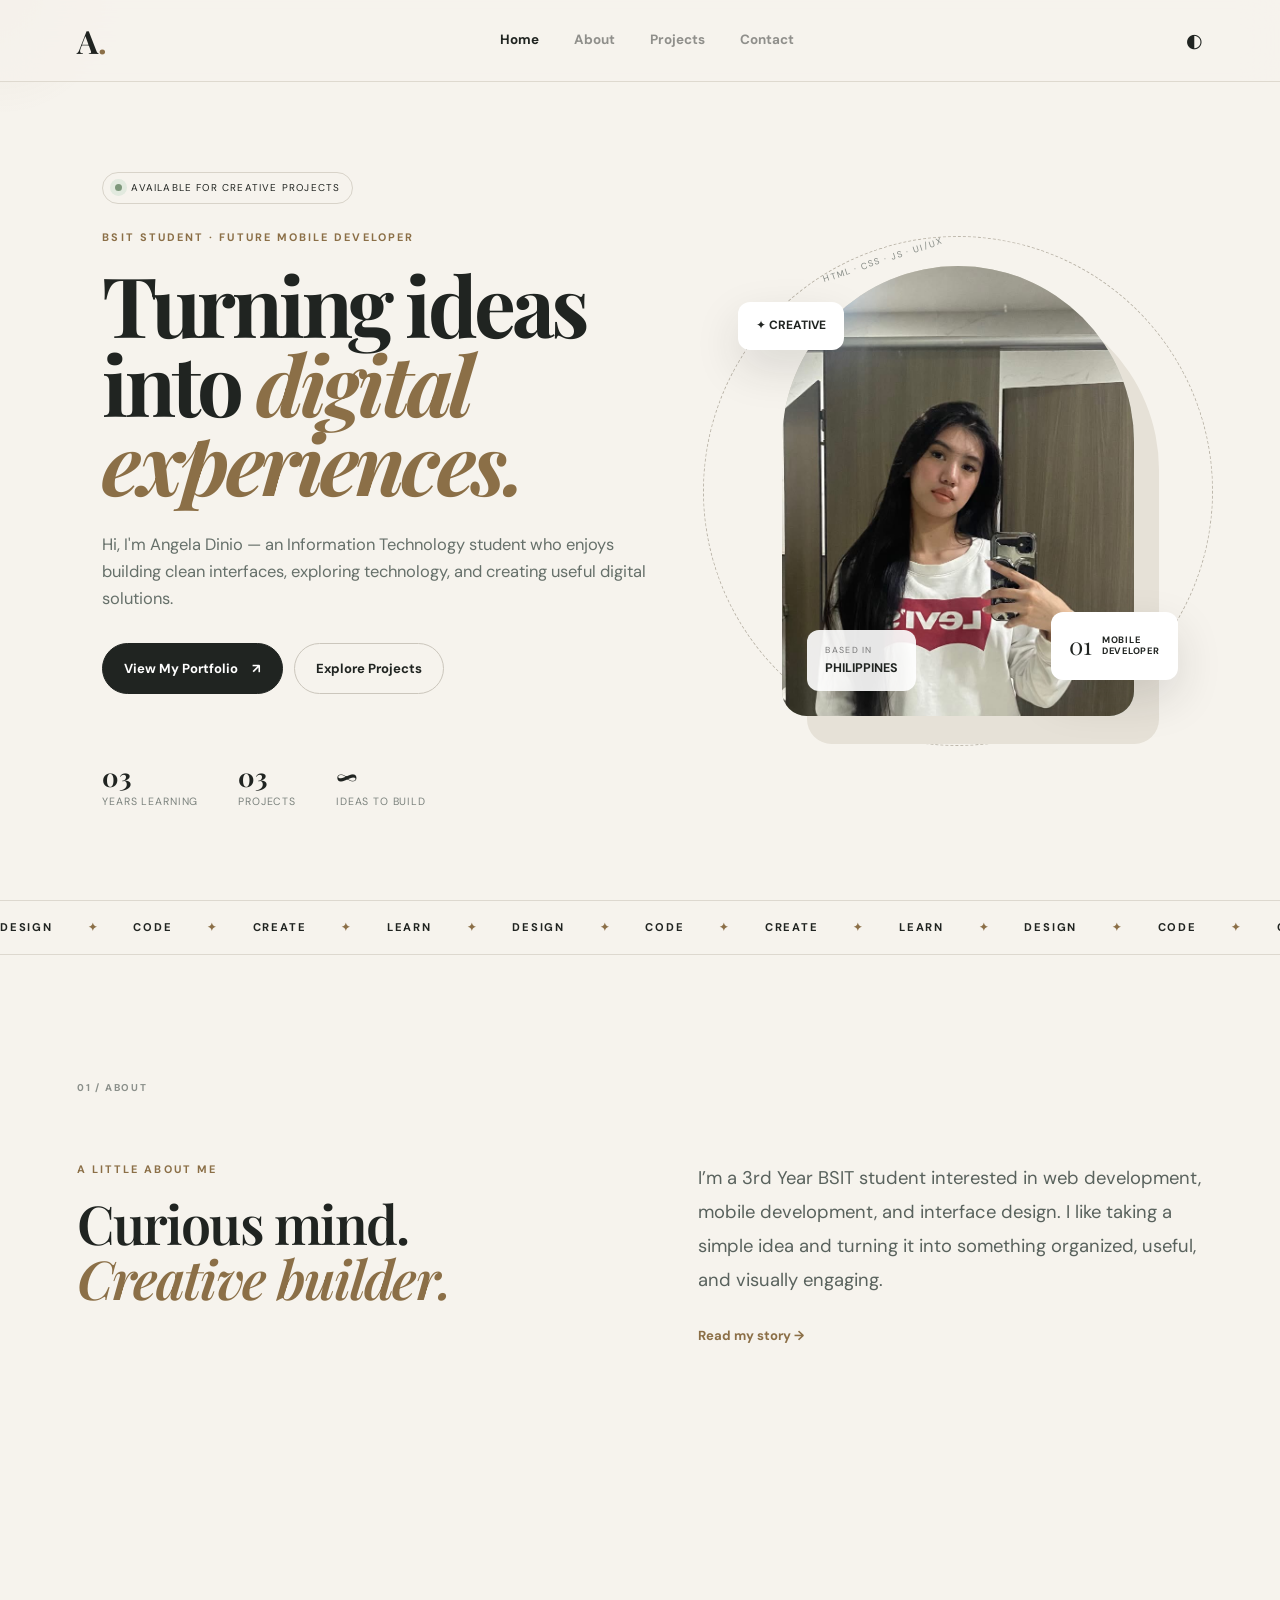
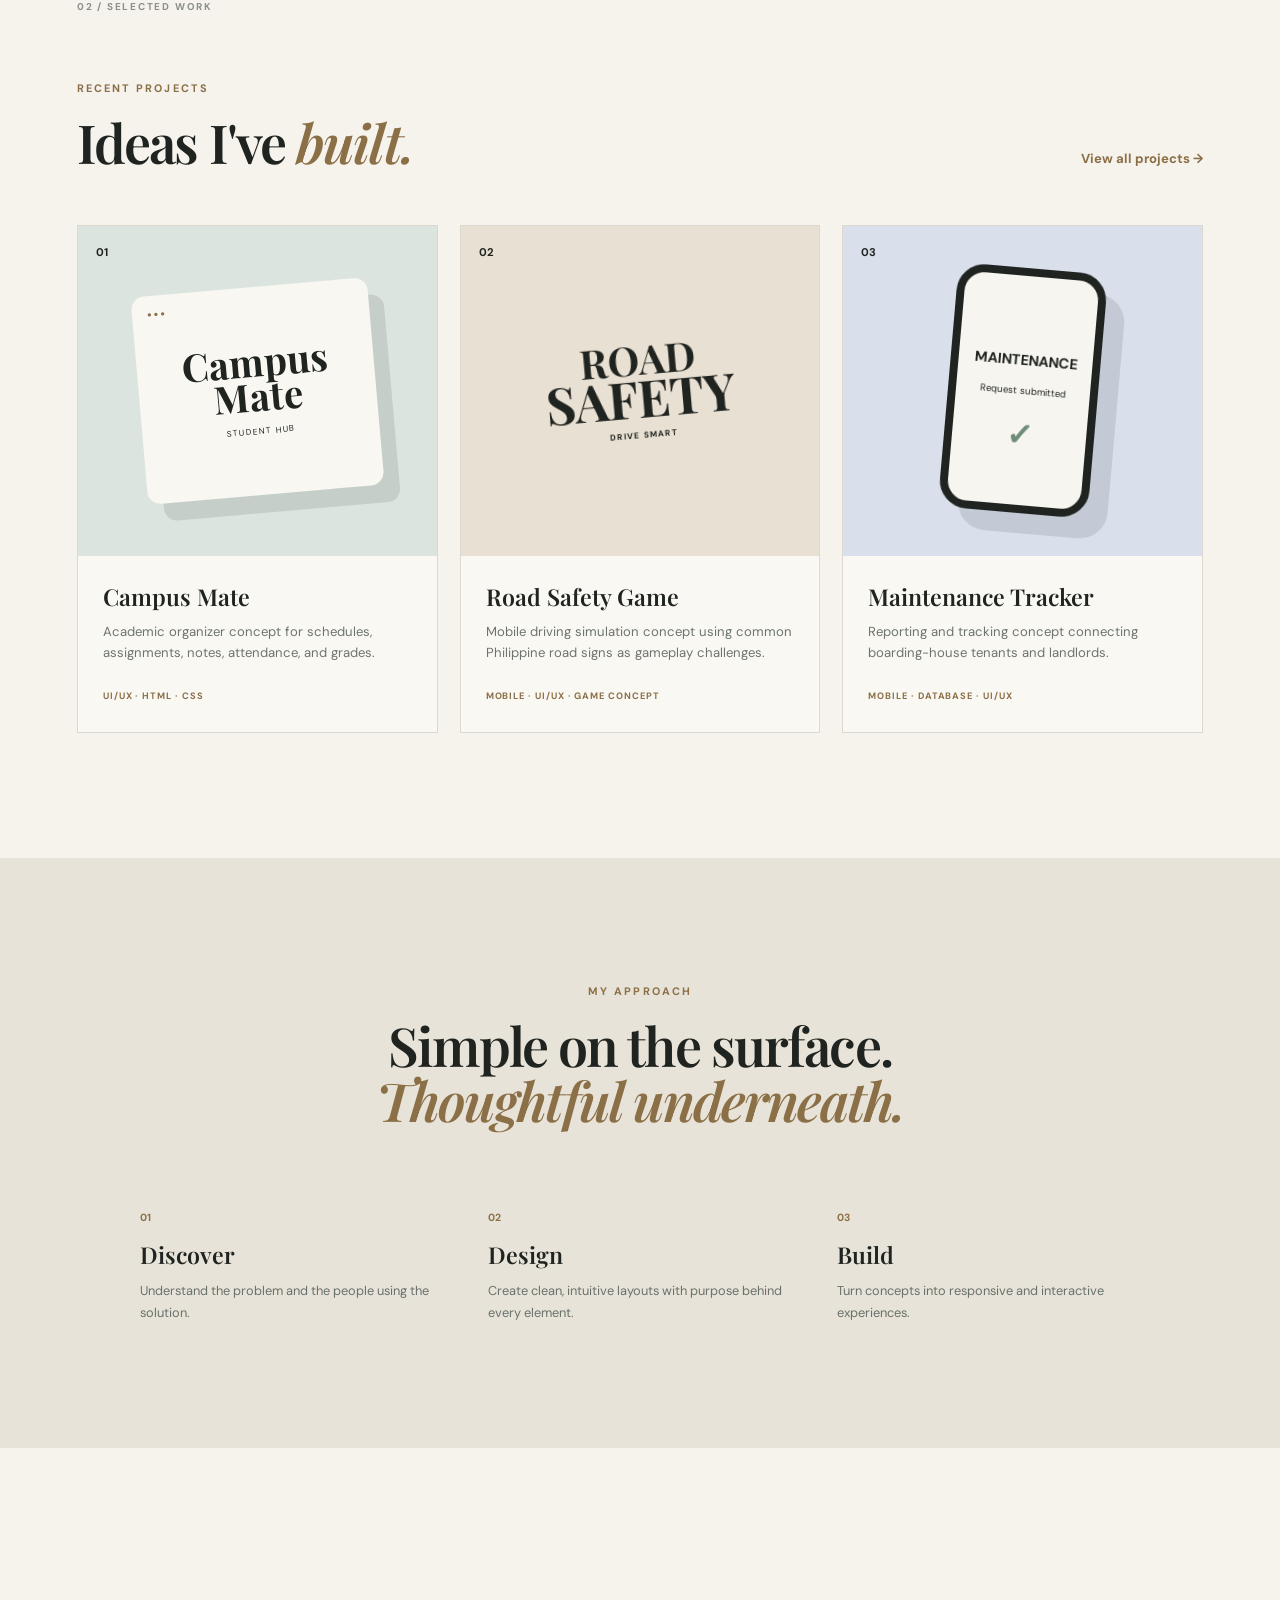
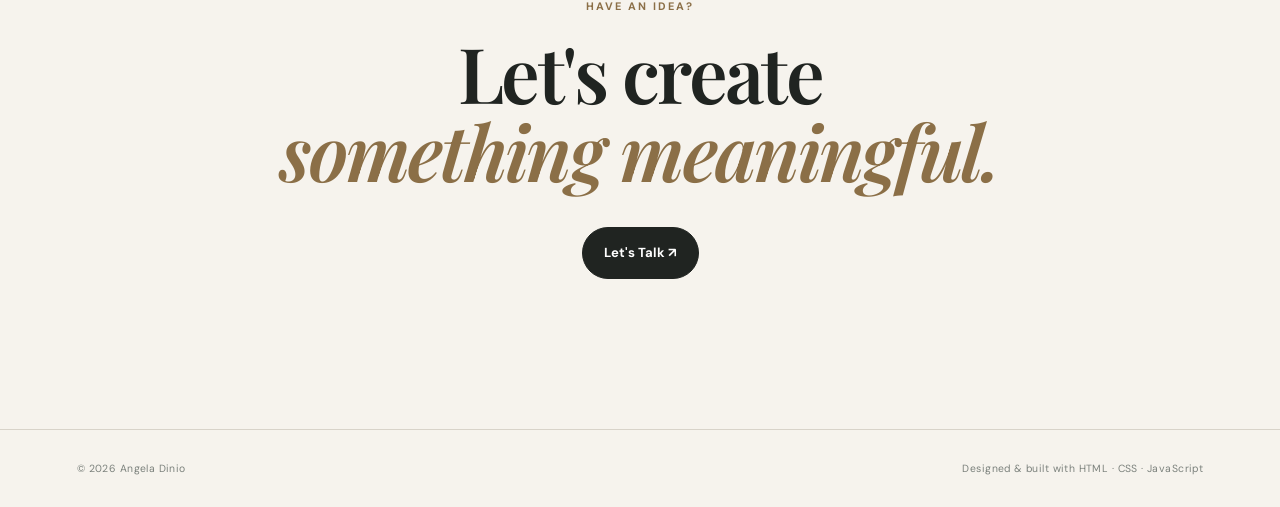
<file: pre final project/index.html>
<!DOCTYPE html>
<html lang="en">
<head>
<meta charset="UTF-8">
<meta name="viewport" content="width=device-width, initial-scale=1.0">
<title>Angela Dinio | Portfolio</title>
<link rel="preconnect" href="https://fonts.googleapis.com">
<link rel="preconnect" href="https://fonts.gstatic.com" crossorigin>
<link href="https://fonts.googleapis.com/css2?family=DM+Sans:wght@400;500;600;700&family=Playfair+Display:ital,wght@0,600;0,700;1,600&display=swap" rel="stylesheet">
<link rel="stylesheet" href="style.css">
</head>
<body>
<div class="cursor-glow"></div>
<header class="navbar">
  <a class="logo" href="index.html">A<span>.</span></a>
  <button class="menu-toggle" aria-label="Toggle navigation">☰</button>
  <nav class="nav-links">
    <a class="active" href="index.html">Home</a>
    <a href="about.html">About</a>
    <a href="projects.html">Projects</a>
    <a href="contact.html">Contact</a>
  </nav>
  <button class="theme-toggle" aria-label="Toggle dark mode">◐</button>
</header>

<main>
<section class="hero">
  <div class="hero-copy reveal">
    <div class="availability"><span></span> AVAILABLE FOR CREATIVE PROJECTS</div>
    <p class="eyebrow">BSIT STUDENT · FUTURE MOBILE DEVELOPER</p>
    <h1>Turning ideas into <em>digital experiences.</em></h1>
    <p class="hero-description">Hi, I'm Angela Dinio — an Information Technology student who enjoys building clean interfaces, exploring technology, and creating useful digital solutions.</p>
    <div class="hero-actions">
      <a class="btn btn-dark" href="about.html">View My Portfolio <b>↗</b></a>
      <a class="btn btn-outline" href="projects.html">Explore Projects</a>
    </div>
    <div class="mini-stats">
      <div><strong>03</strong><span>Years Learning</span></div>
      <div><strong>03</strong><span>Projects</span></div>
      <div><strong>∞</strong><span>Ideas to Build</span></div>
    </div>
  </div>
  <div class="hero-visual reveal">
    <div class="portrait-frame">
      <div class="portrait-placeholder">
    <img src="profile.jfif" alt="Angela Dinio">
</div>
      <div class="portrait-note"><small>BASED IN</small><strong>PHILIPPINES</strong></div>
    </div>
    <div class="orbit orbit-one">HTML · CSS · JS · UI/UX</div>
    <div class="floating-badge badge-top">✦ <b>CREATIVE</b></div>
    <div class="floating-badge badge-bottom">01 <span>MOBILE<br>DEVELOPER</span></div>
  </div>
</section>

<section class="ticker">
  <div class="ticker-track">
    <span>DESIGN <i>✦</i> CODE <i>✦</i> CREATE <i>✦</i> LEARN <i>✦</i></span>
    <span>DESIGN <i>✦</i> CODE <i>✦</i> CREATE <i>✦</i> LEARN <i>✦</i></span>
    <span>DESIGN <i>✦</i> CODE <i>✦</i> CREATE <i>✦</i> LEARN <i>✦</i></span>
    <span>DESIGN <i>✦</i> CODE <i>✦</i> CREATE <i>✦</i> LEARN <i>✦</i></span>
    <span>DESIGN <i>✦</i> CODE <i>✦</i> CREATE <i>✦</i> LEARN <i>✦</i></span>
    <span>DESIGN <i>✦</i> CODE <i>✦</i> CREATE <i>✦</i> LEARN <i>✦</i></span>
    <span>DESIGN <i>✦</i> CODE <i>✦</i> CREATE <i>✦</i> LEARN <i>✦</i></span>
    <span>DESIGN <i>✦</i> CODE <i>✦</i> CREATE <i>✦</i> LEARN <i>✦</i></span>
  </div>
</section>

<section class="section intro">
  <div class="section-label">01 / ABOUT</div>
  <div class="split">
    <div><p class="eyebrow">A LITTLE ABOUT ME</p><h2>Curious mind.<br><em>Creative builder.</em></h2></div>
    <div><p class="large-copy">I’m a 3rd Year BSIT student interested in web development, mobile development, and interface design. I like taking a simple idea and turning it into something organized, useful, and visually engaging.</p><a class="text-link" href="about.html">Read my story →</a></div>
  </div>
</section>

<section class="section work">
  <div class="section-label">02 / SELECTED WORK</div>
  <div class="heading-row"><div><p class="eyebrow">RECENT PROJECTS</p><h2>Ideas I've <em>built.</em></h2></div><a class="text-link" href="projects.html">View all projects →</a></div>
  <div class="project-grid">
    <article class="project-card">
      <div class="project-art art-campus"><span class="number">01</span><div class="window"><div class="dots">● ● ●</div><strong>Campus<br>Mate</strong><small>STUDENT HUB</small></div></div>
      <div class="project-meta"><h3>Campus Mate</h3><p>Academic organizer concept for schedules, assignments, notes, attendance, and grades.</p><small>UI/UX · HTML · CSS</small></div>
    </article>
    <article class="project-card">
      <div class="project-art art-road"><span class="number">02</span><div class="road-sign">ROAD<br><b>SAFETY</b><small>DRIVE SMART</small></div></div>
      <div class="project-meta"><h3>Road Safety Game</h3><p>Mobile driving simulation concept using common Philippine road signs as gameplay challenges.</p><small>MOBILE · UI/UX · GAME CONCEPT</small></div>
    </article>
    <article class="project-card">
      <div class="project-art art-maint"><span class="number">03</span><div class="phone-ui"><b>MAINTENANCE</b><span>Request submitted</span><strong>✓</strong></div></div>
      <div class="project-meta"><h3>Maintenance Tracker</h3><p>Reporting and tracking concept connecting boarding-house tenants and landlords.</p><small>MOBILE · DATABASE · UI/UX</small></div>
    </article>
  </div>
</section>

<section class="statement">
  <p class="eyebrow">MY APPROACH</p>
  <h2>Simple on the surface.<br><em>Thoughtful underneath.</em></h2>
  <div class="approach-grid"><div><b>01</b><h3>Discover</h3><p>Understand the problem and the people using the solution.</p></div><div><b>02</b><h3>Design</h3><p>Create clean, intuitive layouts with purpose behind every element.</p></div><div><b>03</b><h3>Build</h3><p>Turn concepts into responsive and interactive experiences.</p></div></div>
</section>

<section class="cta">
  <p class="eyebrow">HAVE AN IDEA?</p><h2>Let's create<br><em>something meaningful.</em></h2>
  <a class="btn btn-dark" href="contact.html">Let's Talk ↗</a>
</section>
</main>

<footer><span>© 2026 Angela Dinio</span><span>Designed & built with HTML · CSS · JavaScript</span></footer>
<script src="script.js"></script>
</body>
</html>
</file>
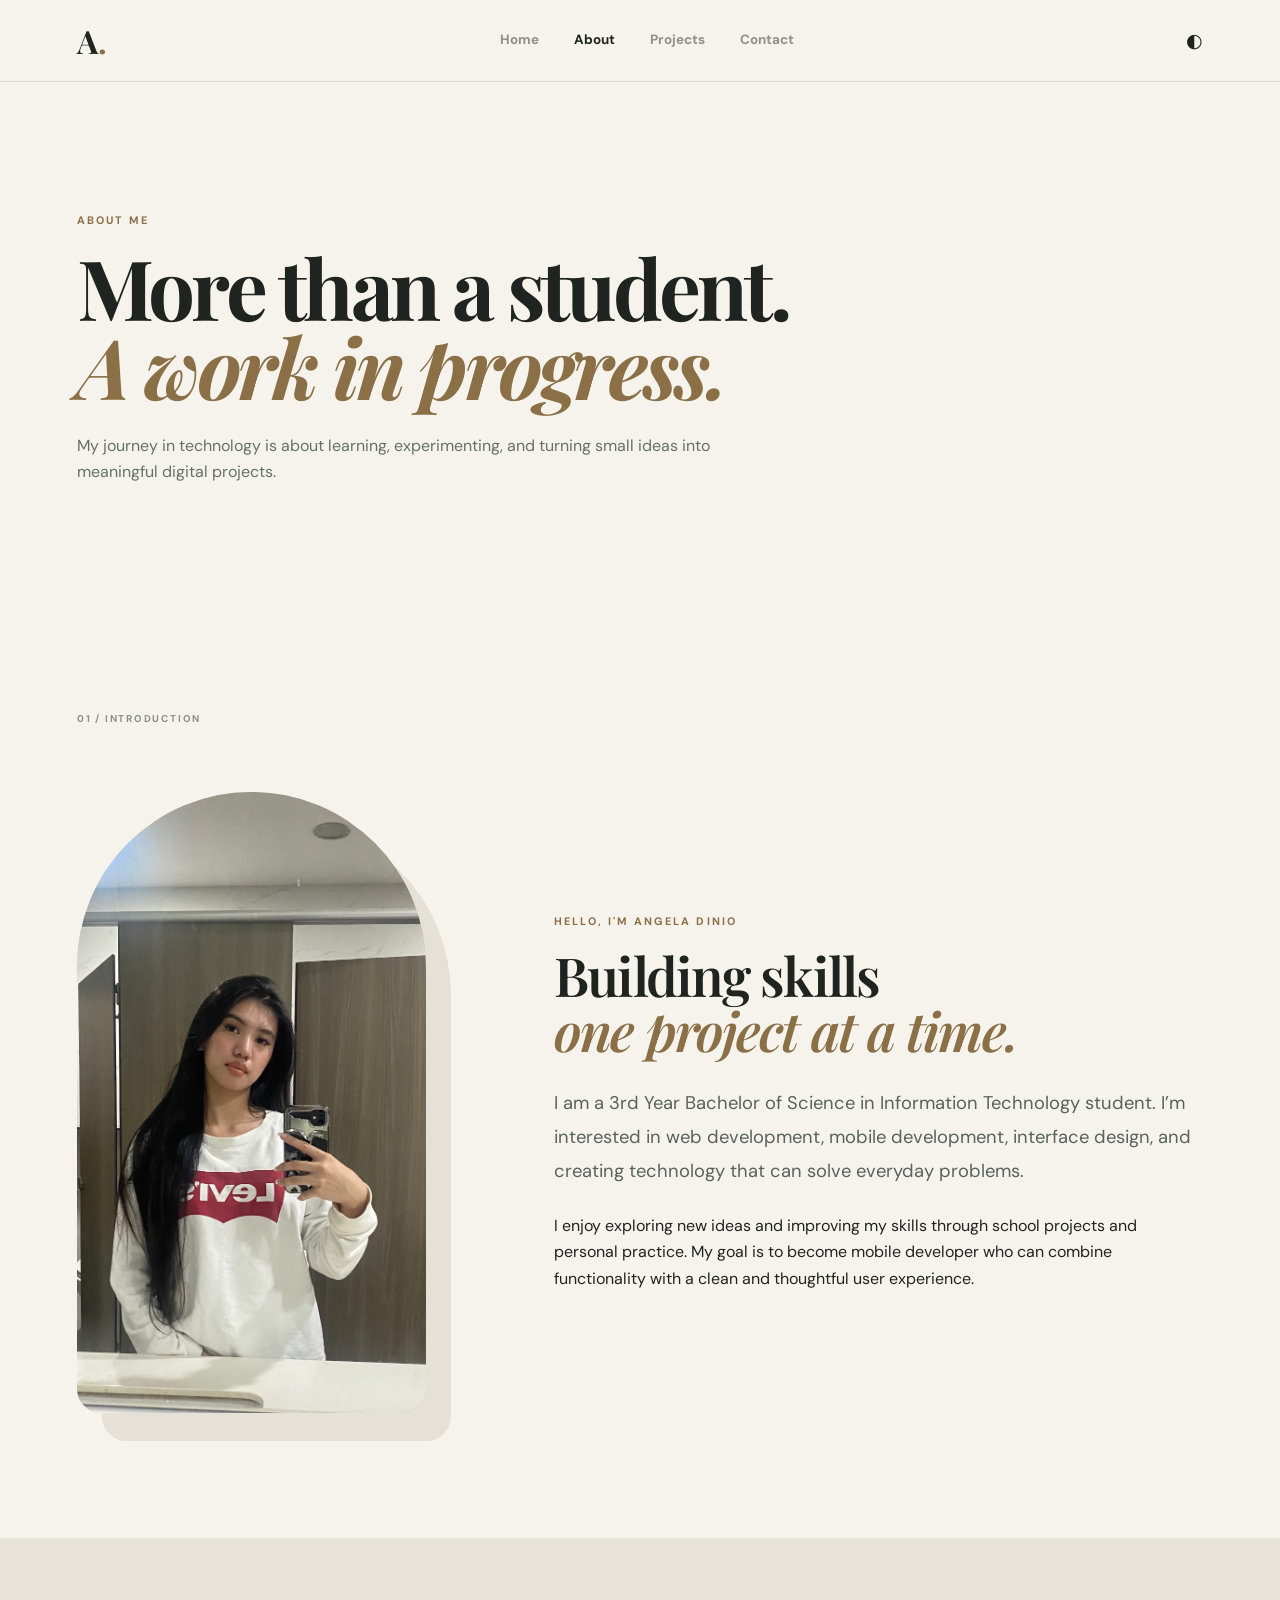
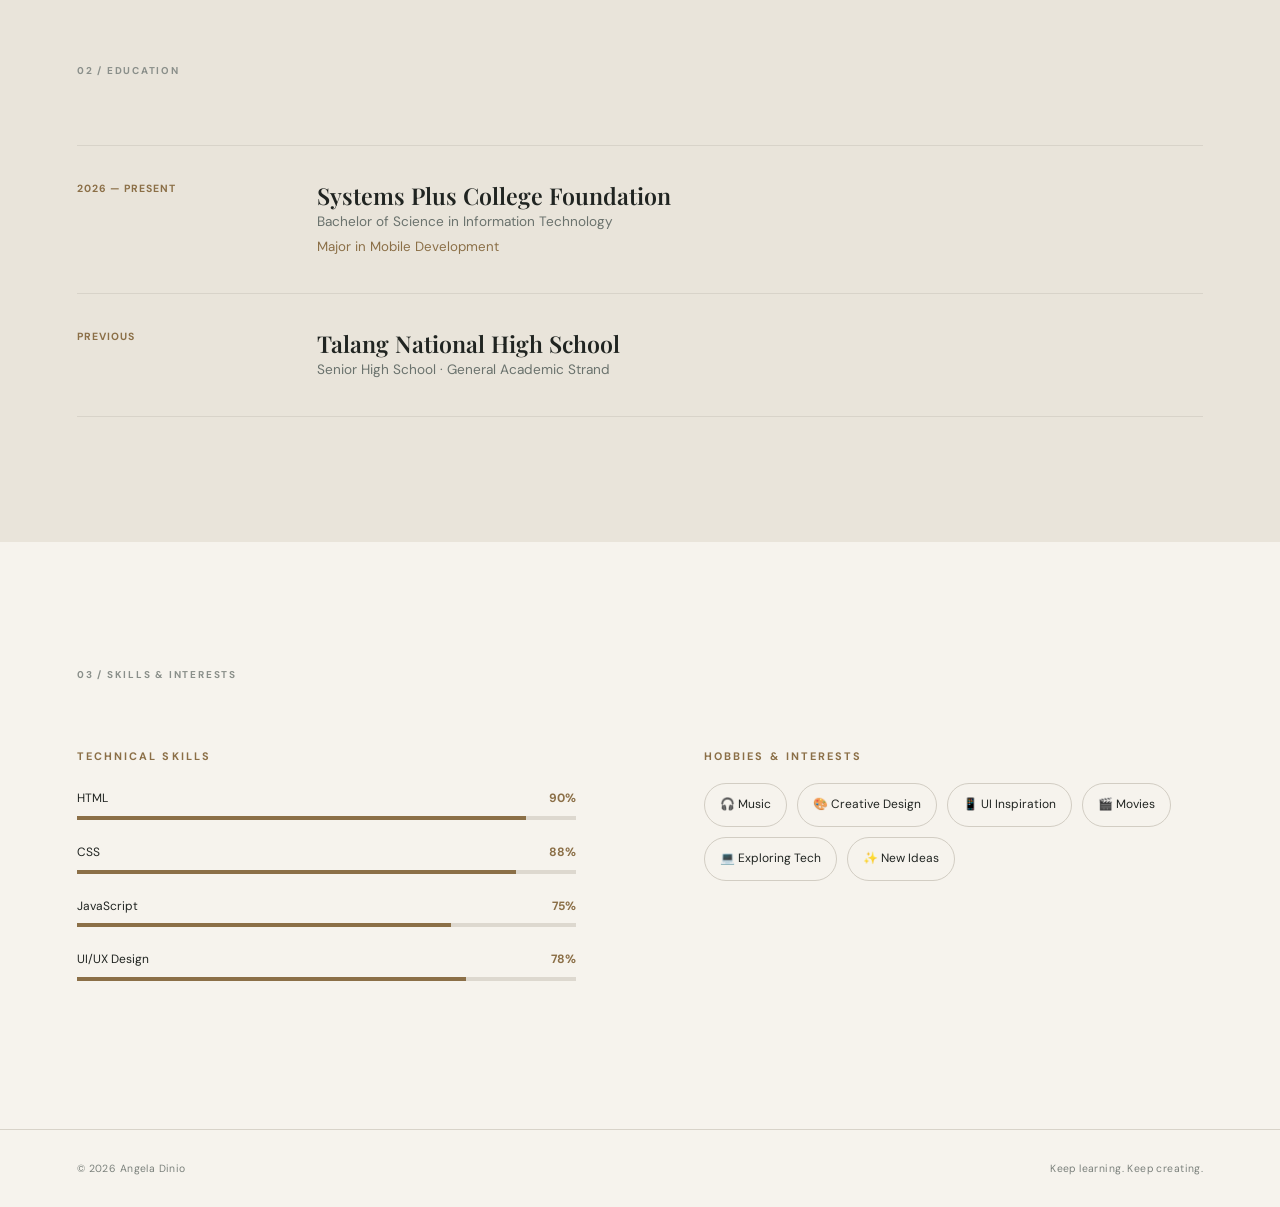
<file: pre final project/about.html>
<!DOCTYPE html>
<html lang="en"><head><meta charset="UTF-8"><meta name="viewport" content="width=device-width,initial-scale=1.0"><title>About | Angela Dinio</title>
<link rel="preconnect" href="https://fonts.googleapis.com"><link rel="preconnect" href="https://fonts.gstatic.com" crossorigin>
<link href="https://fonts.googleapis.com/css2?family=DM+Sans:wght@400;500;600;700&family=Playfair+Display:ital,wght@0,600;0,700;1,600&display=swap" rel="stylesheet"><link rel="stylesheet" href="style.css"></head>
<body><header class="navbar"><a class="logo" href="index.html">A<span>.</span></a><button class="menu-toggle">☰</button><nav class="nav-links"><a href="index.html">Home</a><a class="active" href="about.html">About</a><a href="projects.html">Projects</a><a href="contact.html">Contact</a></nav><button class="theme-toggle">◐</button></header>
<main>
<section class="page-hero"><p class="eyebrow">ABOUT ME</p><h1>More than a student.<br><em>A work in progress.</em></h1><p>My journey in technology is about learning, experimenting, and turning small ideas into meaningful digital projects.</p></section>
<section class="section"><div class="section-label">01 / INTRODUCTION</div><div class="about-grid"><div class="portrait-placeholder portrait-large">
    <img src="profile.jfif" alt="Angela Dinio">
</div><div><p class="eyebrow">HELLO, I'M ANGELA DINIO</p><h2>Building skills<br><em>one project at a time.</em></h2><p class="large-copy">I am a 3rd Year Bachelor of Science in Information Technology student. I’m interested in web development, mobile development, interface design, and creating technology that can solve everyday problems.</p><p>I enjoy exploring new ideas and improving my skills through school projects and personal practice. My goal is to become mobile developer who can combine functionality with a clean and thoughtful user experience.</p></div></div></section>
<section class="section soft"><div class="section-label">02 / EDUCATION</div><div class="timeline"><article><span>2026 — PRESENT</span><div><h3>Systems Plus College Foundation</h3><p>Bachelor of Science in Information Technology</p><small>Major in Mobile Development</small></div></article><article><span>PREVIOUS</span><div><h3>Talang National High School</h3><p>Senior High School · General Academic Strand</p></div></article></div></section>
<section class="section"><div class="section-label">03 / SKILLS & INTERESTS</div><div class="skills-grid"><div><p class="eyebrow">TECHNICAL SKILLS</p><div class="skill"><span>HTML</span><b>90%</b><div><i style="width:90%"></i></div></div><div class="skill"><span>CSS</span><b>88%</b><div><i style="width:88%"></i></div></div><div class="skill"><span>JavaScript</span><b>75%</b><div><i style="width:75%"></i></div></div><div class="skill"><span>UI/UX Design</span><b>78%</b><div><i style="width:78%"></i></div></div></div><div><p class="eyebrow">HOBBIES & INTERESTS</p><div class="tags"><span>🎧 Music</span><span>🎨 Creative Design</span><span>📱 UI Inspiration</span><span>🎬 Movies</span><span>💻 Exploring Tech</span><span>✨ New Ideas</span></div></div></div></section>
</main><footer><span>© 2026 Angela Dinio</span><span>Keep learning. Keep creating.</span></footer><script src="script.js"></script></body></html>
</file>
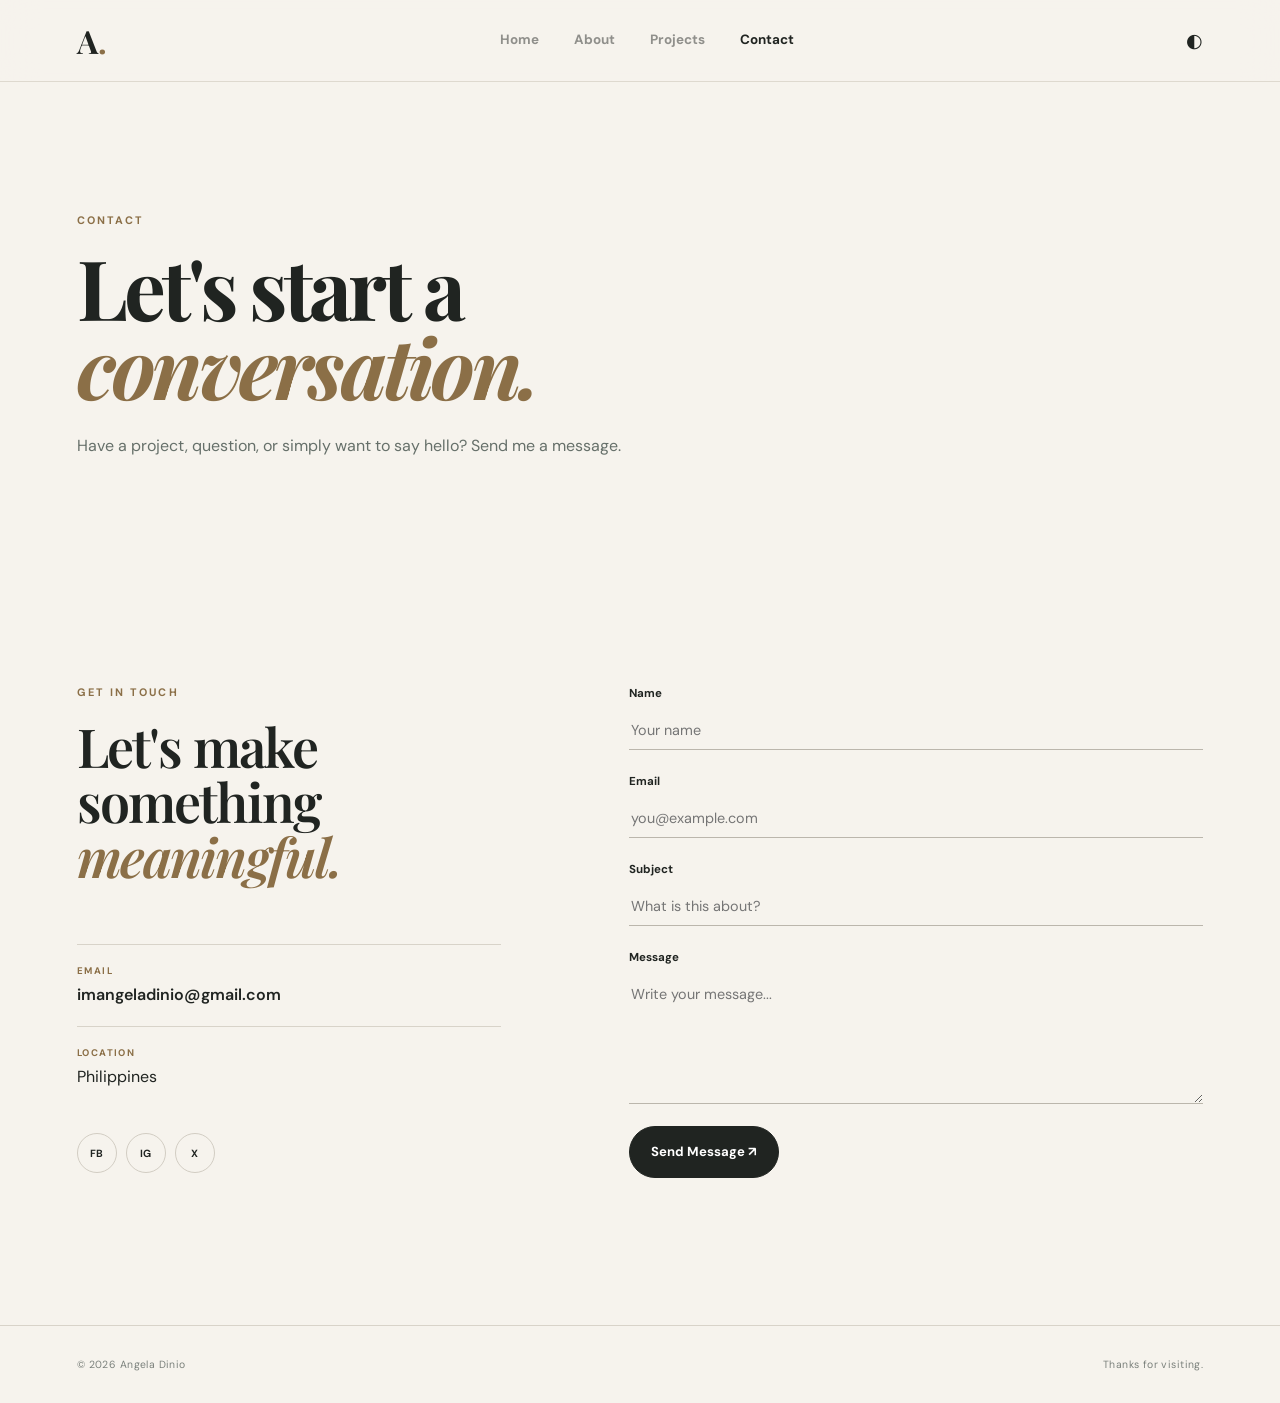
<file: pre final project/contact.html>
<!DOCTYPE html>
<html lang="en"><head><meta charset="UTF-8"><meta name="viewport" content="width=device-width,initial-scale=1.0"><title>Contact | Angela Dinio</title>
<link rel="preconnect" href="https://fonts.googleapis.com"><link rel="preconnect" href="https://fonts.gstatic.com" crossorigin><link href="https://fonts.googleapis.com/css2?family=DM+Sans:wght@400;500;600;700&family=Playfair+Display:ital,wght@0,600;0,700;1,600&display=swap" rel="stylesheet"><link rel="stylesheet" href="style.css"></head>
<body><header class="navbar"><a class="logo" href="index.html">A<span>.</span></a><button class="menu-toggle">☰</button><nav class="nav-links"><a href="index.html">Home</a><a href="about.html">About</a><a href="projects.html">Projects</a><a class="active" href="contact.html">Contact</a></nav><button class="theme-toggle">◐</button></header>
<main><section class="page-hero"><p class="eyebrow">CONTACT</p><h1>Let's start a<br><em>conversation.</em></h1><p>Have a project, question, or simply want to say hello? Send me a message.</p></section>
<section class="section contact-layout"><div class="contact-info"><p class="eyebrow">GET IN TOUCH</p><h2>Let's make something<br><em>meaningful.</em></h2><div class="contact-detail"><small>EMAIL</small><a href="mailto:angela@example.com">imangeladinio@gmail.com</a></div><div class="contact-detail"><small>LOCATION</small><span>Philippines</span></div><div class="socials"><a href="https://www.facebook.com/angeladinio.01">FB</a><a href="https://www.instagram.com/_geloves">IG</a><a href="https://x.com/angeladinio">X</a></div></div>
<form class="contact-form" id="contactForm"><label>Name<input id="name" type="text" placeholder="Your name" required></label><label>Email<input id="email" type="email" placeholder="you@example.com" required></label><label>Subject<input id="subject" type="text" placeholder="What is this about?" required></label><label>Message<textarea id="message" rows="6" placeholder="Write your message..." required></textarea></label><button class="btn btn-dark" type="submit">Send Message ↗</button><p id="formStatus"></p></form></section></main>
<footer><span>© 2026 Angela Dinio</span><span>Thanks for visiting.</span></footer><script src="script.js"></script></body></html>
</file>
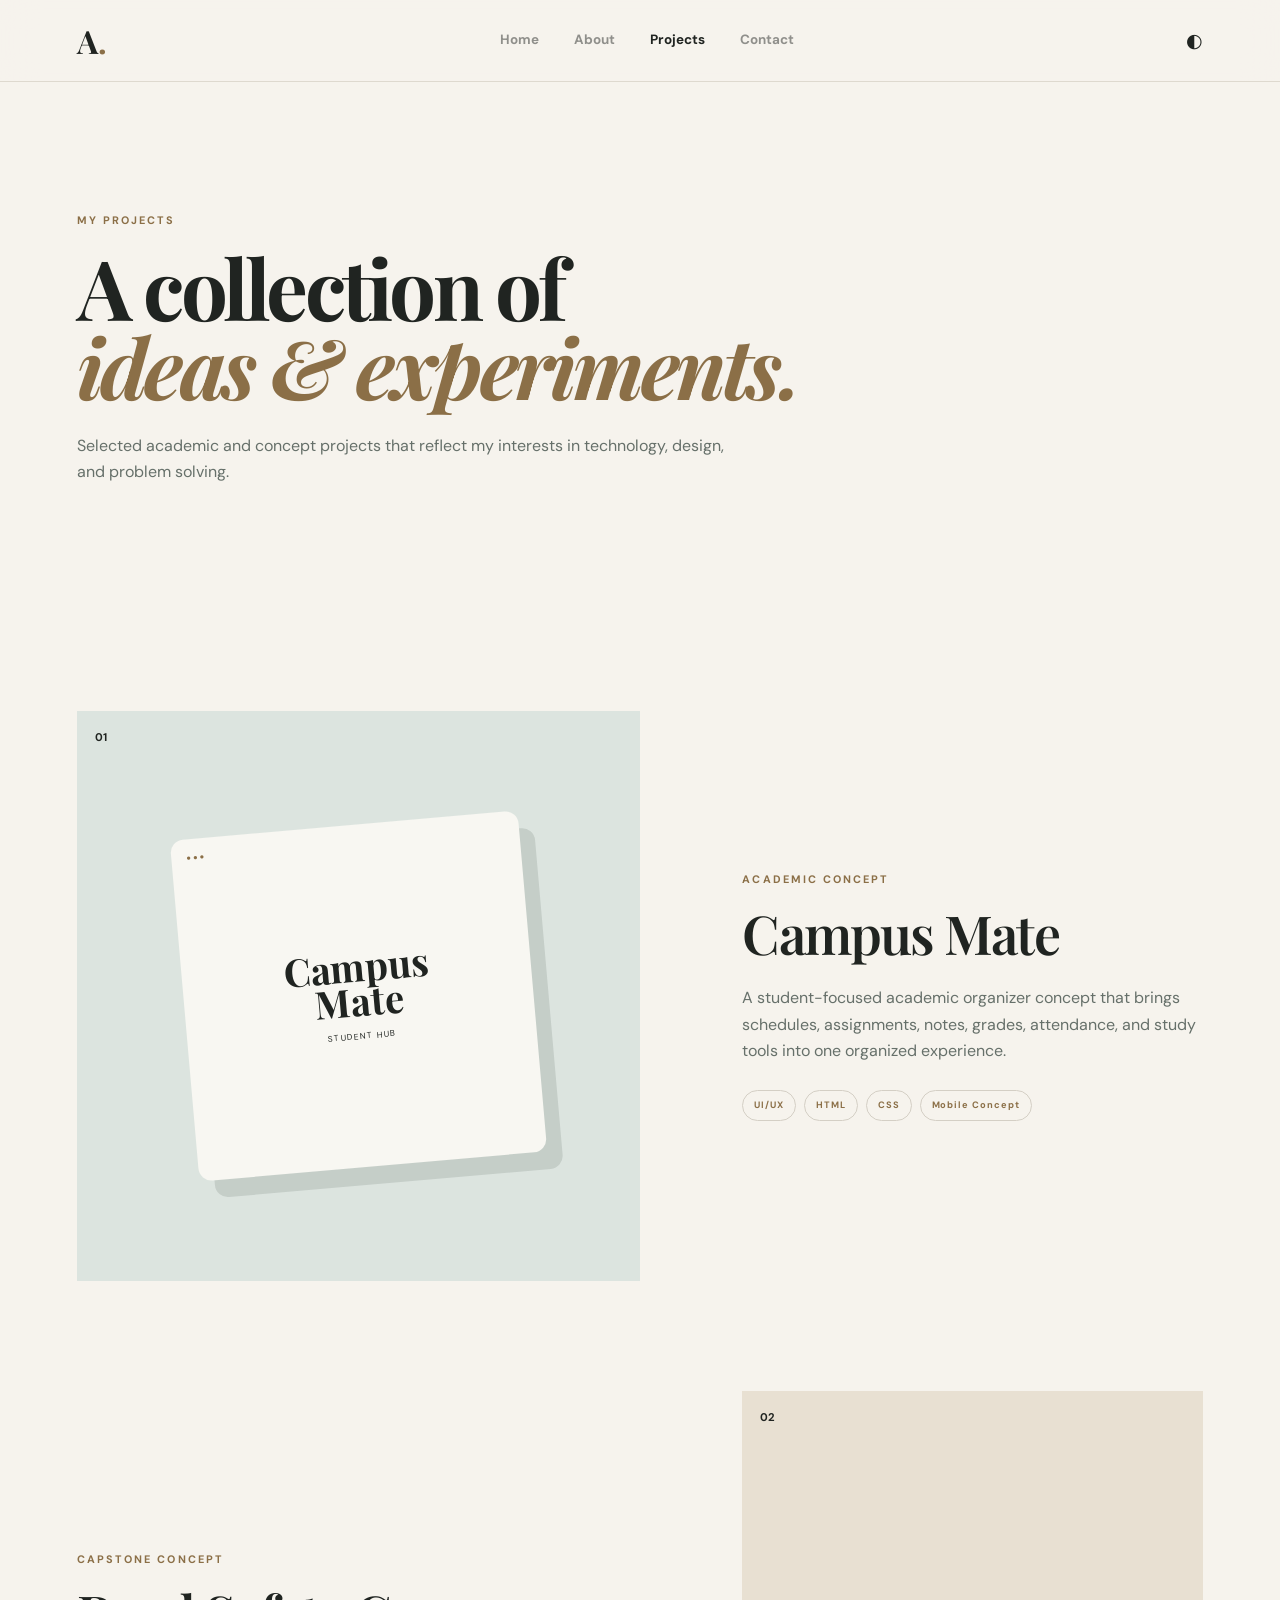
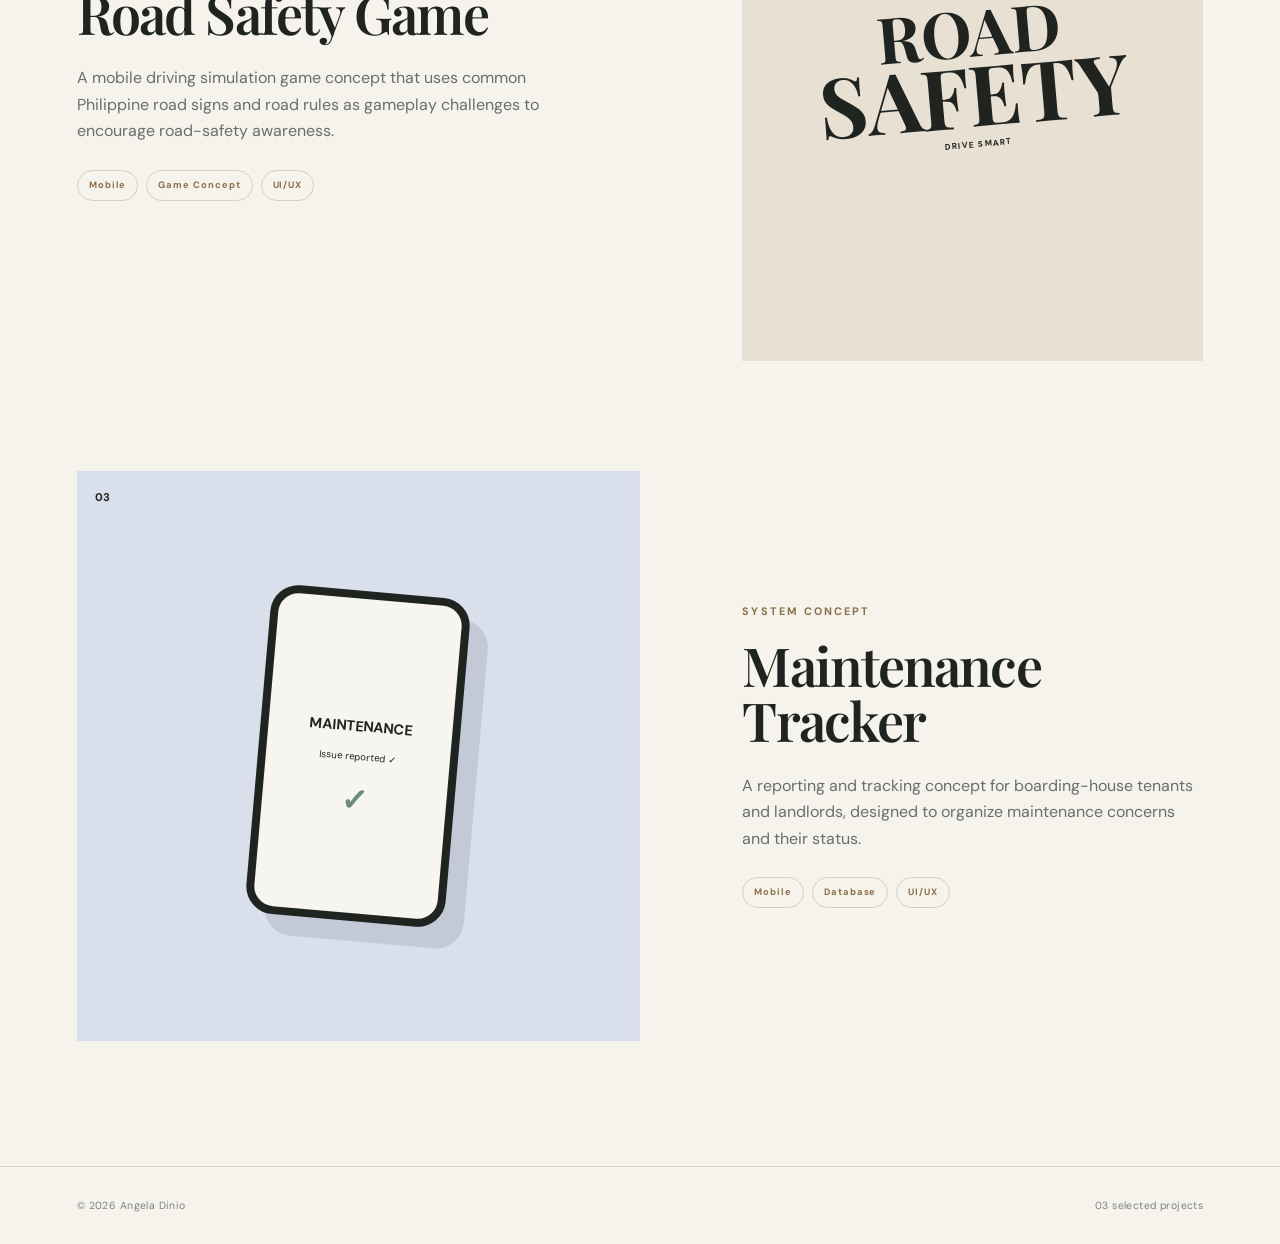
<file: pre final project/projects.html>
<!DOCTYPE html>
<html lang="en"><head><meta charset="UTF-8"><meta name="viewport" content="width=device-width,initial-scale=1.0"><title>Projects | Angela Dinio</title>
<link rel="preconnect" href="https://fonts.googleapis.com"><link rel="preconnect" href="https://fonts.gstatic.com" crossorigin><link href="https://fonts.googleapis.com/css2?family=DM+Sans:wght@400;500;600;700&family=Playfair+Display:ital,wght@0,600;0,700;1,600&display=swap" rel="stylesheet"><link rel="stylesheet" href="style.css"></head>
<body><header class="navbar"><a class="logo" href="index.html">A<span>.</span></a><button class="menu-toggle">☰</button><nav class="nav-links"><a href="index.html">Home</a><a href="about.html">About</a><a class="active" href="projects.html">Projects</a><a href="contact.html">Contact</a></nav><button class="theme-toggle">◐</button></header>
<main><section class="page-hero"><p class="eyebrow">MY PROJECTS</p><h1>A collection of<br><em>ideas & experiments.</em></h1><p>Selected academic and concept projects that reflect my interests in technology, design, and problem solving.</p></section>
<section class="section"><div class="project-list">
<article class="project-large"><div class="project-art art-campus"><span class="number">01</span><div class="window large-window"><div class="dots">● ● ●</div><strong>Campus<br>Mate</strong><small>STUDENT HUB</small></div></div><div class="project-copy"><p class="eyebrow">ACADEMIC CONCEPT</p><h2>Campus Mate</h2><p> A student-focused academic organizer concept that brings schedules, assignments, notes, grades, attendance, and study tools into one organized experience.</p><div class="tech"><span>UI/UX</span><span>HTML</span><span>CSS</span><span>Mobile Concept</span></div></div></article>
<article class="project-large reverse"><div class="project-art art-road"><span class="number">02</span><div class="road-sign big-road">ROAD<br><b>SAFETY</b><small>DRIVE SMART</small></div></div><div class="project-copy"><p class="eyebrow">CAPSTONE CONCEPT</p><h2>Road Safety Game</h2><p>A mobile driving simulation game concept that uses common Philippine road signs and road rules as gameplay challenges to encourage road-safety awareness.</p><div class="tech"><span>Mobile</span><span>Game Concept</span><span>UI/UX</span></div></div></article>
<article class="project-large"><div class="project-art art-maint"><span class="number">03</span><div class="phone-ui large-phone"><b>MAINTENANCE</b><span>Issue reported ✓</span><strong>✓</strong></div></div><div class="project-copy"><p class="eyebrow">SYSTEM CONCEPT</p><h2>Maintenance Tracker</h2><p>A reporting and tracking concept for boarding-house tenants and landlords, designed to organize maintenance concerns and their status.</p><div class="tech"><span>Mobile</span><span>Database</span><span>UI/UX</span></div></div></article>
</div></section></main><footer><span>© 2026 Angela Dinio</span><span>03 selected projects</span></footer><script src="script.js"></script></body></html>
</file>
<file: pre final project/style.css>
*{box-sizing:border-box;margin:0;padding:0}html{scroll-behavior:smooth}body{font-family:'DM Sans',sans-serif;background:#f6f3ed;color:#202421;line-height:1.65;overflow-x:hidden;transition:.35s}body.dark{background:#151816;color:#f4f1e9}a{text-decoration:none;color:inherit}button{font:inherit}.navbar{height:82px;display:flex;align-items:center;justify-content:space-between;padding:0 6%;position:sticky;top:0;z-index:50;background:rgba(246,243,237,.86);backdrop-filter:blur(18px);border-bottom:1px solid #ded9cf}.dark .navbar{background:rgba(21,24,22,.86);border-color:#303631}.logo{font:700 2rem 'Playfair Display',serif}.logo span{color:#8b6f47}.nav-links{display:flex;gap:35px;font-size:.84rem;font-weight:700}.nav-links a{opacity:.48;transition:.2s}.nav-links a:hover,.nav-links .active{opacity:1}.theme-toggle,.menu-toggle{border:0;background:none;color:inherit;cursor:pointer}.theme-toggle{font-size:1.2rem}.menu-toggle{display:none;font-size:1.3rem}.hero{min-height:calc(100vh - 82px);max-width:1450px;margin:auto;padding:7% 8%;display:grid;grid-template-columns:1.12fr .88fr;align-items:center;gap:6vw}.availability{display:inline-flex;gap:9px;align-items:center;border:1px solid #d8d3c9;border-radius:99px;padding:7px 12px;font-size:.62rem;letter-spacing:.12em;margin-bottom:25px}.availability span{width:7px;height:7px;background:#7e987c;border-radius:50%;box-shadow:0 0 0 5px #e2eadf}.eyebrow{font-size:.68rem;letter-spacing:.19em;font-weight:700;color:#8b6f47;margin-bottom:17px}.hero h1,.page-hero h1{font:700 clamp(3.5rem,6.5vw,7.1rem)/.95 'Playfair Display',serif;letter-spacing:-.045em;max-width:900px}.hero h1 em,.page-hero h1 em,h2 em{font-style:italic;color:#8b6f47}.hero-description{max-width:610px;color:#66706a;margin:30px 0;font-size:1.03rem}.dark .hero-description,.dark .page-hero>p:last-child{color:#aeb5af}.hero-actions{display:flex;gap:11px;flex-wrap:wrap}.btn{display:inline-flex;align-items:center;justify-content:center;gap:14px;border-radius:99px;padding:14px 21px;font-size:.82rem;font-weight:700;border:1px solid #cbc6bc;transition:.25s;cursor:pointer}.btn:hover{transform:translateY(-3px)}.btn-dark{background:#202421;color:#fff;border-color:#202421}.dark .btn-dark{background:#f4f1e9;color:#202421;border-color:#f4f1e9}.btn-outline{background:transparent}.mini-stats{display:flex;gap:40px;margin-top:65px}.mini-stats div{display:flex;flex-direction:column}.mini-stats strong{font:700 1.6rem 'Playfair Display',serif}.mini-stats span{font-size:.66rem;color:#7b827d;text-transform:uppercase;letter-spacing:.08em}.hero-visual{height:590px;display:flex;align-items:center;justify-content:center;position:relative}.portrait-frame{width:min(390px,80%);aspect-ratio:.78;position:relative}.portrait-placeholder{height:100%;border-radius:200px 200px 28px 28px;background:linear-gradient(145deg,#d8d0c0,#aebdb3);display:flex;align-items:center;justify-content:center;box-shadow:25px 28px 0 #e6e1d7;overflow:hidden}.portrait-placeholder span{font:700 11rem 'Playfair Display',serif;color:rgba(255,255,255,.68)}.portrait-note{position:absolute;bottom:25px;left:25px;background:rgba(255,255,255,.9);padding:13px 18px;border-radius:12px;display:flex;flex-direction:column}.portrait-note small{font-size:.55rem;letter-spacing:.15em;color:#777}.portrait-note strong{font-size:.78rem}.floating-badge{position:absolute;background:#fff;padding:14px 18px;border-radius:12px;box-shadow:0 18px 45px #2222;font-size:.75rem}.badge-top{top:18%;left:0}.badge-bottom{bottom:18%;right:0;display:flex;gap:10px;align-items:center;font-family:'Playfair Display',serif;font-size:1.5rem}.badge-bottom span{font:700 .58rem/1.2 'DM Sans';letter-spacing:.08em}.orbit{position:absolute;border:1px dashed #bcb6aa;border-radius:50%;width:510px;height:510px;display:flex;align-items:flex-start;justify-content:center;padding-top:4px;font-size:.56rem;letter-spacing:.17em;color:#858a85;transform:rotate(-18deg);z-index:-1}.ticker{border-block:1px solid #ddd8cf;overflow:hidden;white-space:nowrap;padding:17px 0;font-weight:700;font-size:.7rem;letter-spacing:.16em}.ticker div{display:inline-block;animation:slide 20s linear infinite}.ticker i{color:#8b6f47;font-style:normal;margin:0 30px}@keyframes slide{to{transform:translateX(-40%)}}.section{max-width:1280px;margin:auto;padding:125px 6%}.section-label{font-size:.62rem;letter-spacing:.18em;color:#8a8f8a;font-weight:700;margin-bottom:65px}.split{display:grid;grid-template-columns:1fr 1fr;gap:9vw}.split h2,h2{font:600 clamp(2.5rem,4.2vw,4.7rem)/1.02 'Playfair Display',serif;letter-spacing:-.035em}.large-copy{font-size:1.15rem;line-height:1.85;color:#59625d;margin-bottom:25px}.dark .large-copy{color:#aeb5af}.text-link{font-weight:700;font-size:.82rem;color:#8b6f47}.heading-row{display:flex;justify-content:space-between;align-items:end;margin-bottom:55px}.project-grid{display:grid;grid-template-columns:repeat(3,1fr);gap:22px}.project-card{border:1px solid #ddd8cf;background:#faf8f3;transition:.35s}.dark .project-card{background:#1c211e;border-color:#303631}.project-card:hover{transform:translateY(-7px);box-shadow:0 20px 50px #2221}.project-art{height:330px;position:relative;display:flex;align-items:center;justify-content:center;overflow:hidden}.number{position:absolute;top:17px;left:18px;font-size:.7rem;font-weight:700;z-index:2}.art-campus{background:#dce4df}.art-road{background:#e8e0d2}.art-maint{background:#d9dfeb}.window{width:66%;height:63%;background:#f8f7f2;border-radius:13px;box-shadow:15px 18px 0 #26322b20;padding:18px;display:flex;flex-direction:column;justify-content:center;align-items:center;text-align:center;transform:rotate(-5deg)}.window .dots{font-size:.48rem;color:#8b6f47;position:absolute;top:12px;left:15px}.window strong{font:700 2.4rem/.9 'Playfair Display',serif}.window small,.road-sign small{font-size:.52rem;letter-spacing:.15em;margin-top:12px}.road-sign{text-align:center;font:700 2.5rem/.85 'Playfair Display',serif;transform:rotate(-5deg)}.road-sign b{font-size:3.2rem}.road-sign small{display:block;font-family:'DM Sans'}.phone-ui{width:150px;height:245px;border:8px solid #202421;border-radius:28px;background:#f7f5ef;padding:45px 15px 15px;display:flex;flex-direction:column;justify-content:center;align-items:center;text-align:center;gap:10px;box-shadow:20px 20px 0 #2a324020;transform:rotate(5deg)}.phone-ui b{font-size:.9rem}.phone-ui span{font-size:.6rem}.phone-ui strong{font-size:2rem;color:#6e8d78}.project-meta{padding:25px}.project-meta h3{font:600 1.45rem 'Playfair Display',serif}.project-meta p{font-size:.82rem;color:#6d746f;margin:9px 0 17px}.project-meta small,.tech span{font-size:.58rem;letter-spacing:.1em;font-weight:700;color:#8b6f47}.statement{padding:125px 8%;background:#e8e3d8;text-align:center}.dark .statement{background:#202622}.statement h2{margin:auto;max-width:850px}.approach-grid{max-width:1000px;margin:75px auto 0;display:grid;grid-template-columns:repeat(3,1fr);text-align:left;gap:45px}.approach-grid b{color:#8b6f47;font-size:.65rem}.approach-grid h3{font:600 1.45rem 'Playfair Display',serif;margin:10px 0}.approach-grid p{font-size:.8rem;color:#68716b}.cta{text-align:center;padding:150px 7%}.cta h2{font-size:clamp(3rem,6vw,6.3rem);margin-bottom:38px}.page-hero{max-width:1280px;margin:auto;padding:130px 6% 100px}.page-hero>p:last-child{max-width:650px;margin-top:28px;color:#66706a}.about-grid{display:grid;grid-template-columns:.7fr 1.3fr;gap:10vw;align-items:center}.portrait-large{height:550px}.about-grid h2{margin-bottom:28px}.timeline{border-top:1px solid #d8d3c9}.timeline article{display:grid;grid-template-columns:190px 1fr;gap:50px;padding:34px 0;border-bottom:1px solid #d8d3c9}.timeline article>span{font-size:.65rem;letter-spacing:.1em;color:#8b6f47;font-weight:700}.timeline h3{font:600 1.45rem 'Playfair Display',serif}.timeline p{font-size:.85rem;color:#6a726d}.timeline small{color:#8b6f47}.soft{background:#e9e4da;max-width:none;padding-left:calc((100% - 1280px)/2 + 6%);padding-right:calc((100% - 1280px)/2 + 6%)}.dark .soft{background:#202622}.skills-grid{display:grid;grid-template-columns:1fr 1fr;gap:10vw}.skill{display:grid;grid-template-columns:1fr auto;gap:7px;margin:23px 0}.skill span,.skill b{font-size:.75rem}.skill b{color:#8b6f47}.skill>div{grid-column:1/-1;height:4px;background:#ddd8cf}.skill i{display:block;height:100%;background:#8b6f47}.tags{display:flex;gap:10px;flex-wrap:wrap}.tags span{padding:11px 15px;border:1px solid #d2cdc3;border-radius:99px;font-size:.75rem}.project-list{display:flex;flex-direction:column;gap:110px}.project-large{display:grid;grid-template-columns:1.1fr .9fr;gap:8vw;align-items:center}.project-large.reverse .project-art{order:2}.project-art:has(.large-window),.project-art:has(.big-road),.project-art:has(.large-phone){height:570px}.large-window{height:60%;width:62%}.big-road{font-size:4rem}.big-road b{font-size:5.2rem}.large-phone{width:200px;height:330px}.project-copy h2{margin-bottom:25px}.project-copy>p:not(.eyebrow){color:#66706a;max-width:520px;margin-bottom:25px}.tech{display:flex;flex-wrap:wrap;gap:8px}.tech span{border:1px solid #d4cfc5;padding:7px 11px;border-radius:99px}.contact-layout{display:grid;grid-template-columns:.85fr 1.15fr;gap:10vw}.contact-info h2{margin-bottom:60px}.contact-detail{padding:18px 0;border-top:1px solid #d8d3c9;display:flex;flex-direction:column;gap:3px}.contact-detail small{font-size:.6rem;letter-spacing:.15em;color:#8b6f47;font-weight:700}.contact-detail a{font-weight:600}.socials{display:flex;gap:9px;margin-top:25px}.socials a{width:40px;height:40px;border:1px solid #d2cdc3;border-radius:50%;display:grid;place-items:center;font-size:.65rem;font-weight:700}.contact-form{display:flex;flex-direction:column;gap:22px}.contact-form label{font-size:.72rem;font-weight:700;display:flex;flex-direction:column;gap:8px}.contact-form input,.contact-form textarea{font:400 .9rem 'DM Sans';border:0;border-bottom:1px solid #bbb6ac;background:transparent;color:inherit;padding:10px 2px;outline:0;resize:vertical}.contact-form input:focus,.contact-form textarea:focus{border-color:#8b6f47}.contact-form .btn{align-self:flex-start}.contact-form p{font-size:.75rem;color:#6d8974}footer{border-top:1px solid #d8d3c9;padding:30px 6%;display:flex;justify-content:space-between;color:#7b817c;font-size:.65rem;letter-spacing:.04em}.reveal{opacity:0;transform:translateY(25px);transition:opacity .8s ease,transform .8s ease}.reveal.visible{opacity:1;transform:none}.cursor-glow{position:fixed;width:250px;height:250px;border-radius:50%;pointer-events:none;background:radial-gradient(circle,#8b6f4714,transparent 65%);transform:translate(-50%,-50%);z-index:0}.dark .portrait-note{background:#f4f1e9;color:#202421}@media(max-width:850px){.navbar{height:70px}.menu-toggle{display:block}.nav-links{position:absolute;top:70px;left:0;right:0;background:#f6f3ed;display:none;flex-direction:column;padding:25px 6%;border-bottom:1px solid #ddd8cf}.dark .nav-links{background:#151816}.nav-links.open{display:flex}.hero{grid-template-columns:1fr;padding-top:70px}.hero-visual{height:450px}.project-grid,.skills-grid,.contact-layout,.about-grid{grid-template-columns:1fr}.split,.project-large{grid-template-columns:1fr;gap:40px}.project-large.reverse .project-art{order:0}.approach-grid{grid-template-columns:1fr}.project-art:has(.large-window),.project-art:has(.big-road),.project-art:has(.large-phone){height:430px}.soft{padding-left:6%;padding-right:6%}.timeline article{grid-template-columns:1fr;gap:10px}.page-hero{padding-top:90px}.section{padding:90px 6%}.heading-row{align-items:start;gap:20px;flex-direction:column}.mini-stats{gap:25px}.portrait-frame{width:280px}.orbit{width:380px;height:380px}footer{flex-direction:column;gap:8px}}@media(max-width:520px){.hero h1,.page-hero h1{font-size:3.25rem}.hero-visual{height:390px}.floating-badge{display:none}.portrait-frame{width:245px}.mini-stats{margin-top:45px}.project-grid{grid-template-columns:1fr}.project-art{height:280px}.hero{padding-left:6%;padding-right:6%}.cta{padding:110px 6%}}
.portrait-placeholder{
    height:100%;
    border-radius:200px 200px 28px 28px;
    background:linear-gradient(145deg,#d8d0c0,#aebdb3);
    display:flex;
    align-items:center;
    justify-content:center;
    box-shadow:25px 28px 0 #e6e1d7;
    overflow:hidden
}

.portrait-placeholder img{
    width:100%;
    height:100%;
    object-fit:cover;
    object-position:50% 28%;
    display:block
}

.portrait-placeholder span{
    font:700 11rem 'Playfair Display',serif;
    color:rgba(255,255,255,.68)
}
/* FIX LIGHT ELEMENTS IN DARK MODE */

body.dark .floating-badge {
    background: #f4f1e9;
    color: #202421 !important;
}

body.dark .floating-badge b,
body.dark .floating-badge span {
    color: #202421 !important;
}

body.dark .window {
    background: #f8f7f2;
    color: #202421 !important;
}

body.dark .window strong,
body.dark .window small,
body.dark .window .dots {
    color: #202421 !important;
}

body.dark .road-sign {
    color: #202421 !important;
}

body.dark .road-sign b,
body.dark .road-sign small {
    color: #202421 !important;
}

body.dark .phone-ui {
    background: #f7f5ef;
    color: #202421 !important;
}

body.dark .phone-ui b,
body.dark .phone-ui span {
    color: #202421 !important;
}

body.dark .phone-ui strong {
    color: #6e8d78 !important;
}

body.dark .number {
    color: #202421 !important;
}

body.dark .portrait-note {
    background: #f4f1e9;
    color: #202421 !important;
}

body.dark .portrait-note small,
body.dark .portrait-note strong {
    color: #202421 !important;
}
</file>
